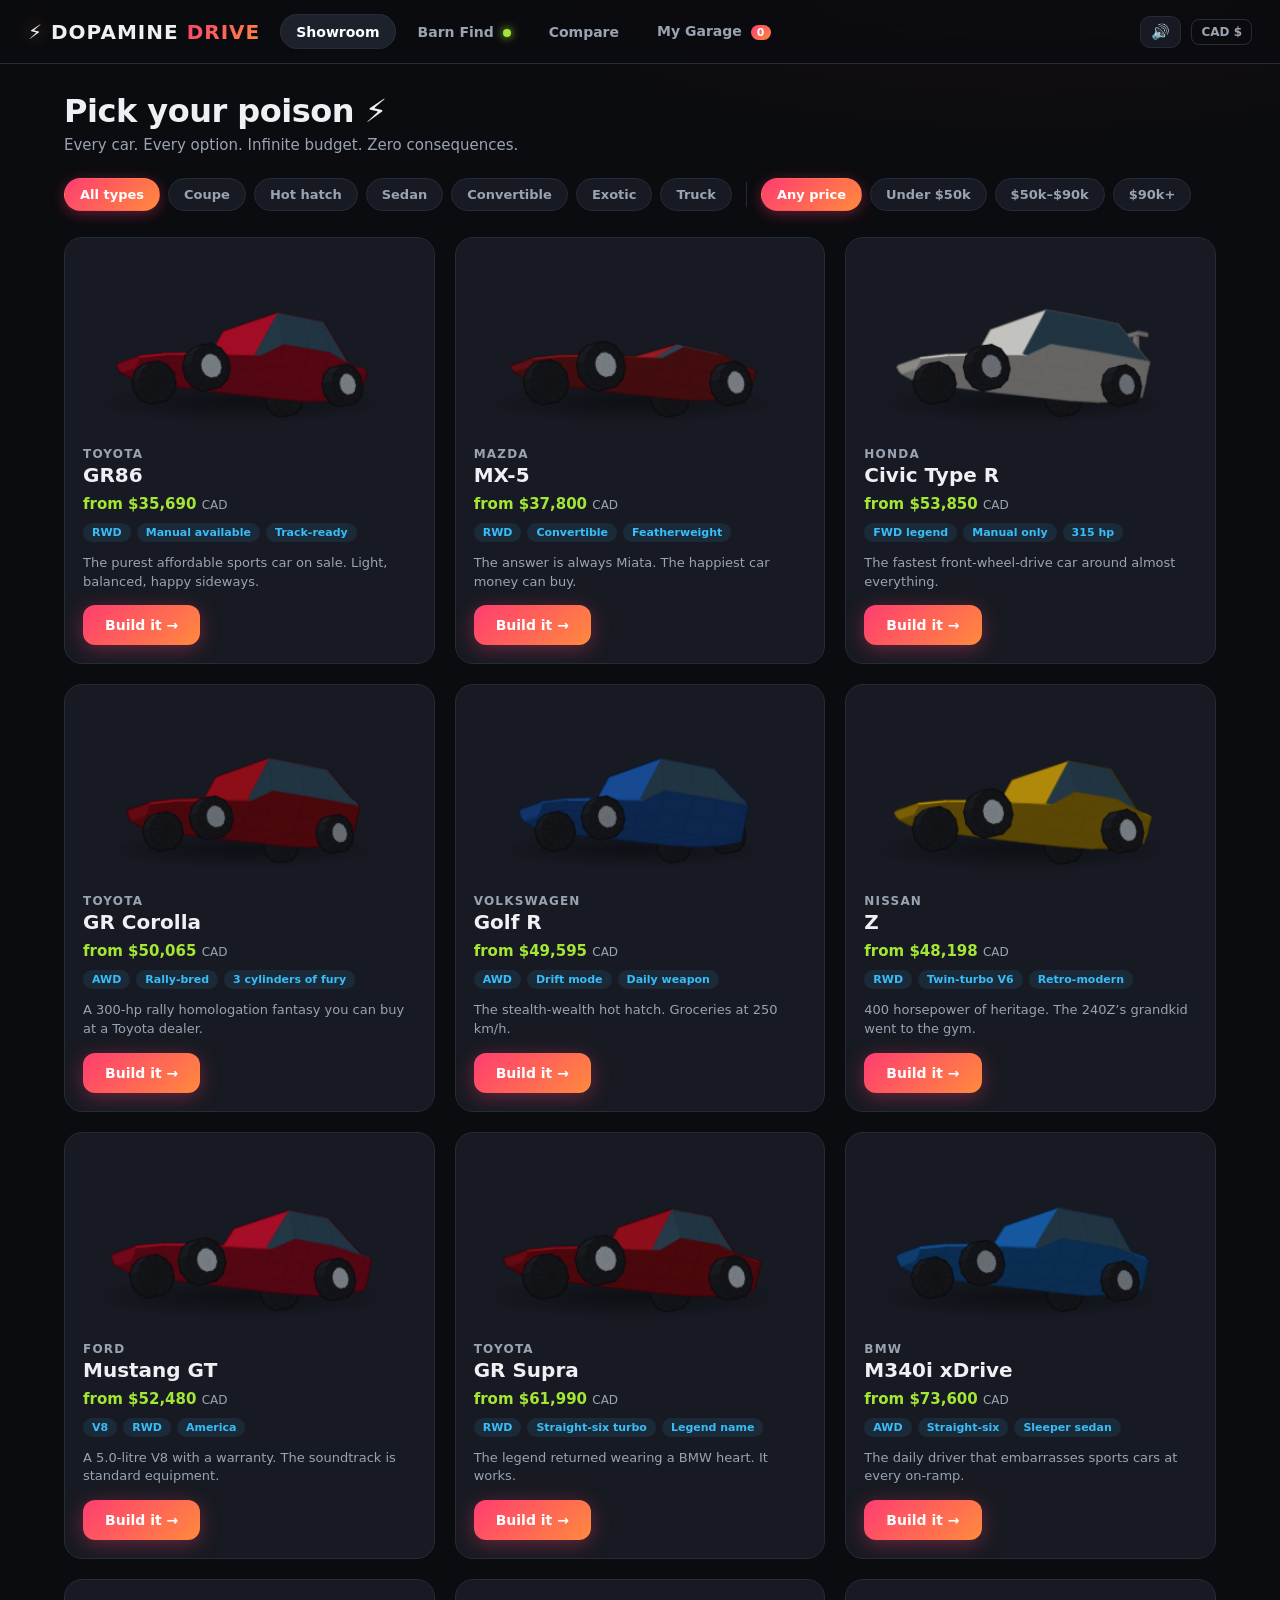
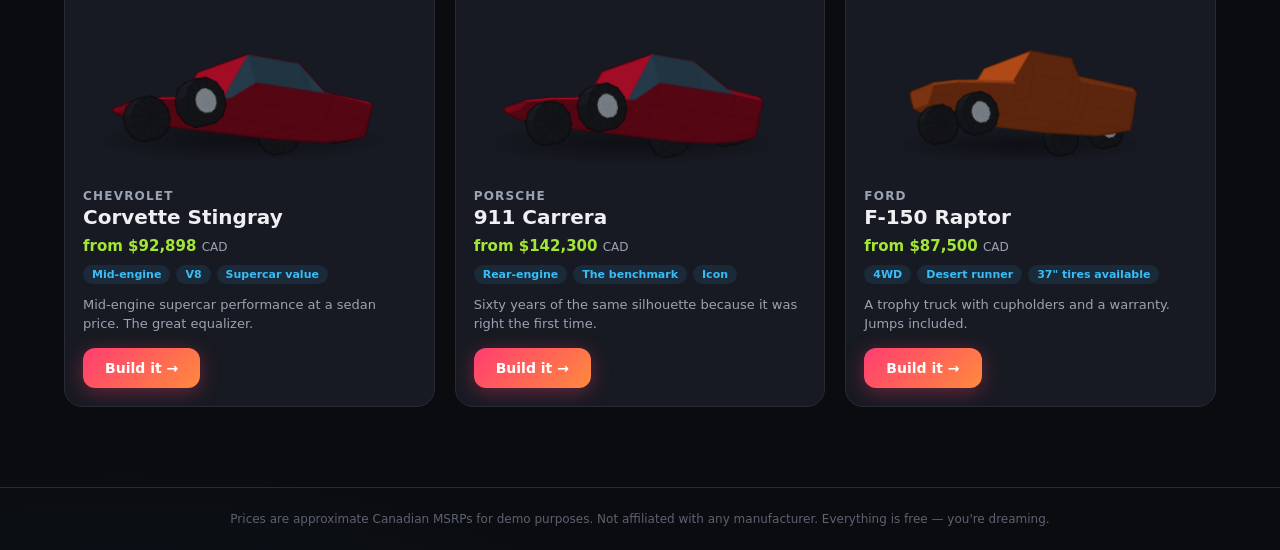
<file: index.html>
<!DOCTYPE html>
<html lang="en">
<head>
<meta charset="UTF-8">
<meta name="viewport" content="width=device-width, initial-scale=1.0">
<title>Dopamine Drive — Build Your Dream Garage</title>
<link rel="stylesheet" href="styles.css">
</head>
<body>
<canvas id="confetti"></canvas>

<header class="topbar">
  <div class="logo" data-view="showroom" role="button">
    <span class="logo-bolt">⚡</span> DOPAMINE <span class="logo-accent">DRIVE</span>
  </div>
  <nav class="nav">
    <button class="nav-btn active" data-view="showroom">Showroom</button>
    <button class="nav-btn" data-view="barn">Barn Find <span class="barn-dot" id="barn-dot"></span></button>
    <button class="nav-btn" data-view="compare">Compare</button>
    <button class="nav-btn" data-view="garage">My Garage <span class="pill" id="garage-count">0</span></button>
  </nav>
  <div class="topbar-right">
    <button class="mute-btn" id="mute-btn" title="Toggle sound">🔊</button>
    <span class="currency-badge">CAD $</span>
  </div>
</header>

<main id="main"></main>

<footer class="footer">
  Prices are approximate Canadian MSRPs for demo purposes. Not affiliated with any manufacturer. Everything is free — you're dreaming.
</footer>

<div class="modal-backdrop" id="modal-backdrop">
  <div class="modal" id="modal"></div>
</div>

<script src="data.js"></script>
<script src="mesh.js"></script>
<script src="render3d.js"></script>
<script src="projection.js"></script>
<script src="app.js"></script>
</body>
</html>
</file>
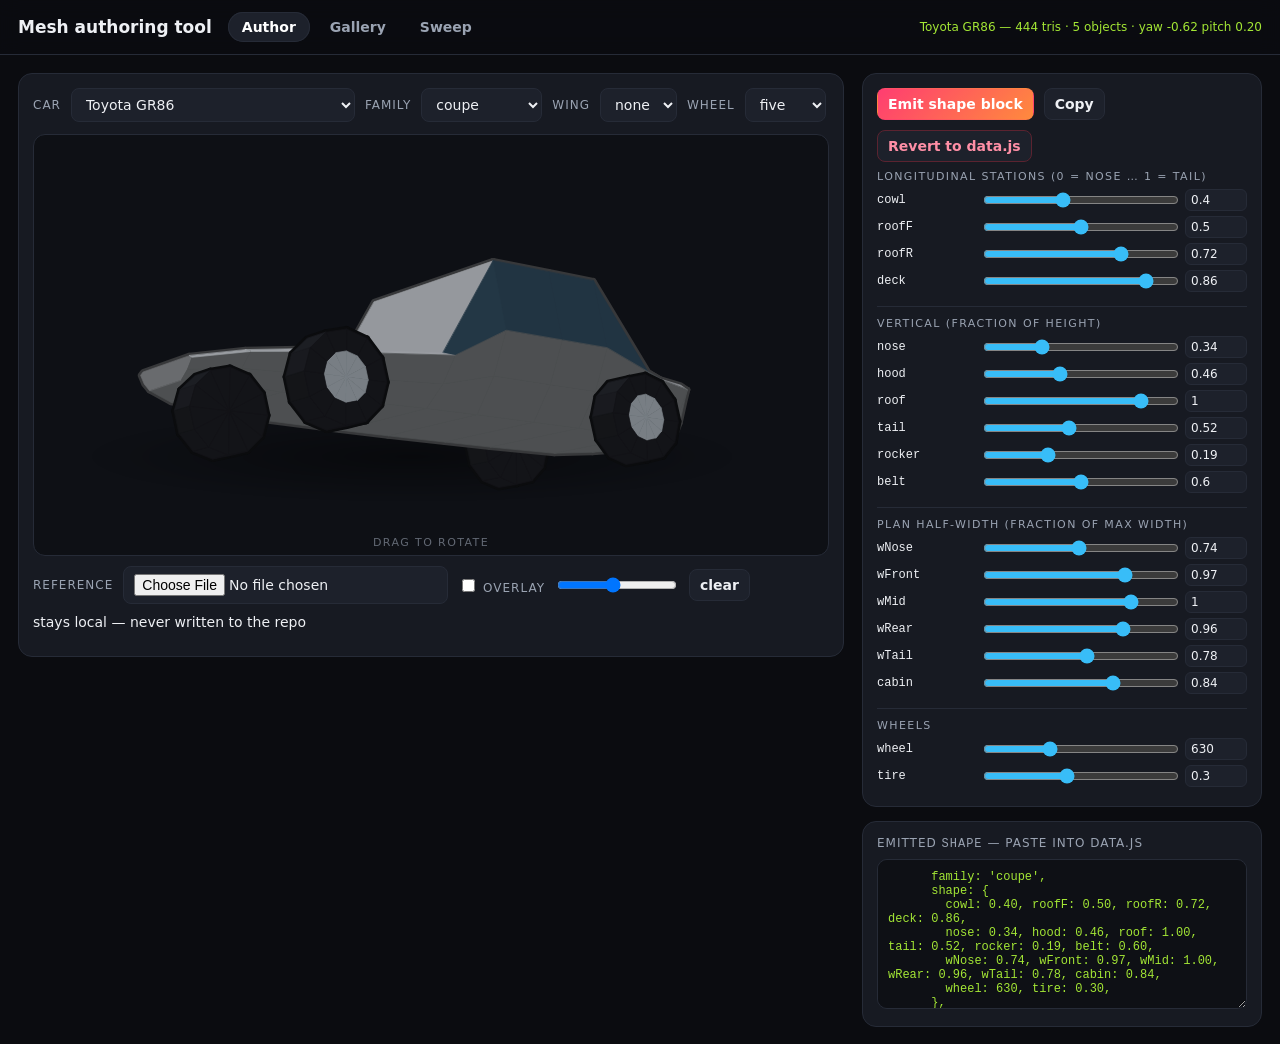
<file: fixtures.html>
<!DOCTYPE html>
<html lang="en">
<head>
<meta charset="UTF-8">
<meta name="viewport" content="width=device-width, initial-scale=1.0">
<title>Dopamine Drive — mesh authoring tool &amp; acceptance harness</title>
<!--
  DEV TOOL. Never bundled: build-single-file.ps1 inlines only index.html,
  styles.css and the five JS files, so everything here costs zero bundle bytes.

  Three tabs:
    Author   — the v2a.5 authoring loop: pick a car, drag sliders, watch it
               re-mesh live against a local reference photo, emit the `shape`
               block for data.js.
    Gallery  — acceptance harness. Blind mode hides labels AND marque colours,
               which is the binding v2a.5 acceptance condition.
    Sweep    — rotation sweep, for the "no geometry artefacts" criterion.

  Sliders are derived by introspecting each car's `shape` object, so when the
  mesher's parameter set grows in step 2 the controls appear automatically.
-->
<style>
  :root {
    --bg:#0b0c10; --panel:#171a22; --panel2:#1d212b; --line:#262b37;
    --text:#eef0f4; --muted:#9aa3b2; --hot:#ff3d71; --lime:#a3e635; --cool:#38bdf8;
  }
  * { box-sizing:border-box; }
  body { margin:0; background:var(--bg); color:var(--text);
         font-family:'Segoe UI',system-ui,sans-serif; font-size:14px; }
  h1 { font-size:17px; margin:0; }
  .top { display:flex; align-items:center; gap:16px; padding:12px 18px; flex-wrap:wrap;
         border-bottom:1px solid var(--line); position:sticky; top:0;
         background:rgba(11,12,16,.94); backdrop-filter:blur(10px); z-index:20; }
  .top .stat { min-width:0; overflow-wrap:anywhere; }
  .tabs { display:flex; gap:6px; }
  .tab { background:none; border:none; color:var(--muted); font:inherit; font-weight:600;
         padding:7px 14px; border-radius:999px; cursor:pointer; }
  .tab.on { background:var(--panel2); color:#fff; box-shadow:inset 0 0 0 1px var(--line); }
  .grow { flex:1; }
  .stat { color:var(--lime); font-variant-numeric:tabular-nums; font-size:12px; }
  .stat.warn { color:#fbbf24; }
  main { padding:18px; }
  .view { display:none; }
  .view.on { display:block; }

  /* ---------- author ---------- */
  .author { display:grid; grid-template-columns:minmax(0,1fr) 400px; gap:18px; align-items:start; }
  @media (max-width:1100px) { .author { grid-template-columns:1fr; } }
  .card { background:var(--panel); border:1px solid var(--line); border-radius:14px; padding:14px; }
  .row { display:flex; gap:10px; align-items:center; flex-wrap:wrap; }
  label.lbl { color:var(--muted); font-size:12px; text-transform:uppercase; letter-spacing:1px; }
  select, input[type=text], button.act, input[type=file] {
    background:var(--panel2); color:var(--text); border:1px solid var(--line);
    border-radius:8px; padding:7px 10px; font:inherit; }
  button.act { cursor:pointer; font-weight:600; }
  button.act:hover { background:#242938; }
  button.act.primary { background:linear-gradient(135deg,#ff3d71,#ff8a3d); border-color:transparent; color:#fff; }
  button.act.danger { border-color:#5b2330; color:#ff8fa6; }

  .stagewrap { position:relative; margin-top:12px; background:#0e1015;
               border:1px solid var(--line); border-radius:12px; overflow:hidden; }
  #authorCv { display:block; width:100%; height:420px; cursor:grab; touch-action:none; }
  #authorCv.dragging { cursor:grabbing; }
  #refOverlay { position:absolute; inset:0; width:100%; height:100%;
                object-fit:contain; pointer-events:none; display:none; }
  .hint { position:absolute; bottom:6px; left:50%; transform:translateX(-50%);
          font-size:11px; letter-spacing:1.4px; text-transform:uppercase;
          color:var(--muted); opacity:.6; pointer-events:none; }
  .refside { margin-top:12px; }
  .refside img { width:100%; border-radius:10px; border:1px solid var(--line); display:none; }

  .group-title { font-size:11px; text-transform:uppercase; letter-spacing:1.4px;
                 color:var(--muted); margin:14px 0 6px; border-top:1px solid var(--line); padding-top:10px; }
  .group-title:first-child { border-top:none; margin-top:0; padding-top:0; }
  .prow { display:grid; grid-template-columns:96px 1fr 62px; gap:8px; align-items:center; margin-bottom:5px; }
  .prow .pname { font-size:12px; color:var(--text); font-family:ui-monospace,Consolas,monospace; }
  .prow.dirty .pname { color:var(--hot); font-weight:700; }
  .prow input[type=range] { width:100%; accent-color:var(--cool); }
  .prow input[type=number] {
    width:100%; background:var(--panel2); color:var(--text); border:1px solid var(--line);
    border-radius:6px; padding:3px 5px; font:inherit; font-size:12px;
    font-variant-numeric:tabular-nums; }
  textarea { width:100%; min-height:150px; background:#0e1015; color:var(--lime);
             border:1px solid var(--line); border-radius:10px; padding:10px;
             font-family:ui-monospace,Consolas,monospace; font-size:12px; resize:vertical; }

  /* ---------- gallery / sweep ---------- */
  .grid { display:grid; grid-template-columns:repeat(auto-fill,minmax(230px,1fr)); gap:12px; }
  .cell { background:var(--panel); border:1px solid var(--line); border-radius:12px; padding:9px; }
  .cell canvas { width:100%; height:auto; display:block; }
  .cell .cap { font-size:11px; color:var(--muted); text-align:center; margin-top:5px; min-height:14px; }
  .cell .cap.hidden { visibility:hidden; }
  .sweeprow { display:flex; gap:8px; flex-wrap:wrap; margin-bottom:10px; }
  .sweeprow canvas { background:var(--panel); border:1px solid var(--line); border-radius:8px; }
  .sweeplbl { font-size:12px; color:var(--muted); margin:6px 0; }
  .note { color:var(--muted); font-size:12px; margin-bottom:12px; line-height:1.5; }
</style>
</head>
<body>

<div class="top">
  <h1>Mesh authoring tool</h1>
  <div class="tabs">
    <button class="tab on" data-tab="author">Author</button>
    <button class="tab" data-tab="gallery">Gallery</button>
    <button class="tab" data-tab="sweep">Sweep</button>
  </div>
  <div class="grow"></div>
  <div class="stat" id="stat"></div>
</div>

<main>
  <!-- ============ AUTHOR ============ -->
  <section class="view on" id="v-author">
    <div class="author">
      <div>
        <div class="card">
          <div class="row">
            <label class="lbl" for="carSel">Car</label>
            <select id="carSel" style="min-width:230px"></select>
            <label class="lbl" for="famSel">Family</label>
            <select id="famSel"></select>
            <label class="lbl" for="wingSel">Wing</label>
            <select id="wingSel">
              <option value="">none</option><option value="lip">lip</option><option value="high">high</option>
            </select>
            <label class="lbl" for="wheelSel">Wheel</label>
            <select id="wheelSel"></select>
          </div>
          <div class="stagewrap">
            <canvas id="authorCv"></canvas>
            <img id="refOverlay" alt="">
            <div class="hint">drag to rotate</div>
          </div>
          <div class="row" style="margin-top:10px">
            <label class="lbl">Reference</label>
            <input type="file" id="refFile" accept="image/*">
            <label class="lbl"><input type="checkbox" id="refOn"> overlay</label>
            <input type="range" id="refOpacity" min="0" max="1" step="0.02" value="0.45" style="width:120px">
            <button class="act" id="refClear">clear</button>
            <span class="lbl">stays local — never written to the repo</span>
          </div>
          <div class="refside"><img id="refSide" alt=""></div>
        </div>
      </div>

      <div>
        <div class="card">
          <div class="row" style="margin-bottom:8px">
            <button class="act primary" id="emitBtn">Emit shape block</button>
            <button class="act" id="copyBtn">Copy</button>
            <button class="act danger" id="revertBtn">Revert to data.js</button>
          </div>
          <div id="params"></div>
        </div>
        <div class="card" style="margin-top:14px">
          <div class="row" style="margin-bottom:8px">
            <label class="lbl">Emitted <code>shape</code> — paste into data.js</label>
          </div>
          <textarea id="emit" spellcheck="false" readonly></textarea>
        </div>
      </div>
    </div>
  </section>

  <!-- ============ GALLERY ============ -->
  <section class="view" id="v-gallery">
    <div class="note">
      Acceptance criterion (a): distinguishable from each other <em>without reading the label</em>.
      Criterion (b): recognisable against a reference photo.
      <strong>Blind mode</strong> hides both the label and the marque colour — that combination is
      the binding v2a.5 acceptance condition, and (b) must be judged against real reference photos,
      never from memory.
    </div>
    <div class="row" style="margin-bottom:12px">
      <label class="lbl"><input type="checkbox" id="blind"> blind mode</label>
      <label class="lbl"><input type="checkbox" id="usePaint" checked> marque colours</label>
      <button class="act" id="shuffleBtn">Shuffle order</button>
      <button class="act" id="revealBtn">Reveal labels</button>
    </div>
    <div class="grid" id="gallery"></div>
  </section>

  <!-- ============ SWEEP ============ -->
  <section class="view" id="v-sweep">
    <div class="note">Rotation sweep — the "no geometry artefacts anywhere" criterion. Watch the
      nose-on and tail-on frames, where painter-sorted objects are most likely to fail.</div>
    <div id="sweeps"></div>
  </section>
</main>

<script src="data.js"></script>
<script src="mesh.js"></script>
<script src="render3d.js"></script>
<script>
// ============================================================
// Shared vehicle list — catalogue cars plus barn-find classics.
// ============================================================
const ALL = [
  ...CARS.map(c => ({
    id: c.id, label: `${c.brand} ${c.model}`, kind: 'car',
    render: c.render, paint: c.colors[0].hex,
    wheels: c.wheels.map(w => w.style),
  })),
  ...BARNFINDS.map(b => ({
    id: b.id, label: b.name, kind: 'barn',
    render: b.render, paint: b.paint, wheels: ['five'],
  })),
];

const NEUTRAL = '#b8bcc2';
const clone = o => JSON.parse(JSON.stringify(o));
const triCount = m => m.objects.reduce((t, o) => t + o.faces.reduce((s, f) => s + (f.i.length - 2), 0), 0);

function makeCanvas(parent, w, h) {
  const cv = document.createElement('canvas');
  const d = Math.min(2, devicePixelRatio || 1);
  cv.width = w * d; cv.height = h * d;
  cv.style.width = w + 'px'; cv.style.height = h + 'px';
  const ctx = cv.getContext('2d');
  ctx.scale(d, d);
  parent.appendChild(cv);
  return ctx;
}

// ============================================================
// Parameter metadata.
// Ranges for the parameters that exist today; inferMeta covers anything
// the step-2 mesher adds, so new sliders appear without editing this file.
// ============================================================
const GROUPS = ['stations', 'vertical', 'plan', 'wheels', 'other'];
const GROUP_TITLES = {
  stations: 'longitudinal stations (0 = nose … 1 = tail)',
  vertical: 'vertical (fraction of height)',
  plan: 'plan half-width (fraction of max width)',
  wheels: 'wheels',
  other: 'other',
};
const META = {
  cowl:  { group: 'stations', min: 0, max: 1, step: 0.005 },
  roofF: { group: 'stations', min: 0, max: 1, step: 0.005 },
  roofR: { group: 'stations', min: 0, max: 1, step: 0.005 },
  deck:  { group: 'stations', min: 0, max: 1, step: 0.005 },
  bedStart: { group: 'stations', min: 0, max: 1, step: 0.005 },

  nose:   { group: 'vertical', min: 0, max: 1.2, step: 0.005 },
  hood:   { group: 'vertical', min: 0, max: 1.2, step: 0.005 },
  roof:   { group: 'vertical', min: 0, max: 1.2, step: 0.005 },
  tail:   { group: 'vertical', min: 0, max: 1.2, step: 0.005 },
  rocker: { group: 'vertical', min: 0, max: 0.6, step: 0.005 },
  belt:   { group: 'vertical', min: 0, max: 1.2, step: 0.005 },
  bedFloor: { group: 'vertical', min: 0, max: 1.2, step: 0.005 },
  bedWall:  { group: 'vertical', min: 0, max: 1.2, step: 0.005 },

  wNose:  { group: 'plan', min: 0.3, max: 1.2, step: 0.005 },
  wFront: { group: 'plan', min: 0.3, max: 1.2, step: 0.005 },
  wMid:   { group: 'plan', min: 0.3, max: 1.2, step: 0.005 },
  wRear:  { group: 'plan', min: 0.3, max: 1.2, step: 0.005 },
  wTail:  { group: 'plan', min: 0.3, max: 1.2, step: 0.005 },
  cabin:  { group: 'plan', min: 0.3, max: 1.1, step: 0.005 },

  wheel: { group: 'wheels', min: 400, max: 1100, step: 5 },
  tire:  { group: 'wheels', min: 0.08, max: 0.6, step: 0.005 },
};

// Unknown key: guess a usable range from the value's magnitude, so the
// step-2 parameters are tunable the moment they exist.
function inferMeta(v) {
  if (typeof v !== 'number' || !Number.isFinite(v)) return null;
  if (Math.abs(v) > 3) {
    const mag = Math.pow(10, Math.floor(Math.log10(Math.abs(v))));
    return { group: 'other', min: 0, max: Math.max(mag * 10, Math.abs(v) * 2), step: mag / 100 };
  }
  const frac = v >= 0 && v <= 1.5;
  return { group: 'other', min: frac ? 0 : -2, max: frac ? 1.5 : 2, step: 0.005 };
}
const metaFor = (k, v) => META[k] || inferMeta(v);

// ============================================================
// Author tab
// ============================================================
const A = {
  car: null,      // entry from ALL
  render: null,   // working copy, edited by the sliders
  base: null,     // pristine copy from data.js, for revert + dirty marks
  wheelStyle: 'five',
  yaw: -0.62, pitch: 0.20,
  cv: null, ctx: null,
};

const EDIT_KEY = id => 'dd_author_' + id;

const carSel = document.getElementById('carSel');
const famSel = document.getElementById('famSel');
const wingSel = document.getElementById('wingSel');
const wheelSel = document.getElementById('wheelSel');

function setStat(msg, warn) {
  const el = document.getElementById('stat');
  el.textContent = msg;
  el.classList.toggle('warn', !!warn);
}

function saveEdit() {
  try { localStorage.setItem(EDIT_KEY(A.car.id), JSON.stringify(A.render)); } catch { /* private mode */ }
}

function loadCar(id) {
  const entry = ALL.find(v => v.id === id);
  A.car = entry;
  A.base = clone(entry.render);
  // Restore in-progress tuning, so an accidental reload during a long
  // authoring session doesn't discard the work.
  let saved = null;
  try { saved = JSON.parse(localStorage.getItem(EDIT_KEY(id)) || 'null'); } catch { saved = null; }
  A.render = saved && saved.shape ? saved : clone(entry.render);
  A.wheelStyle = entry.wheels[0] || 'five';

  famSel.value = A.render.family;
  wingSel.value = A.render.wing || '';
  wheelSel.innerHTML = [...new Set(entry.wheels)].map(w => `<option value="${w}">${w}</option>`).join('');
  wheelSel.value = A.wheelStyle;

  buildParams();
  renderAuthor();
  emitShape();
}

function buildParams() {
  const host = document.getElementById('params');
  host.innerHTML = '';
  const shape = A.render.shape;

  const byGroup = {};
  for (const k of Object.keys(shape)) {
    const m = metaFor(k, shape[k]);
    if (!m) continue;
    (byGroup[m.group] = byGroup[m.group] || []).push(k);
  }

  for (const g of GROUPS) {
    const keys = byGroup[g];
    if (!keys || !keys.length) continue;
    const t = document.createElement('div');
    t.className = 'group-title';
    t.textContent = GROUP_TITLES[g];
    host.appendChild(t);

    for (const k of keys) {
      const m = metaFor(k, shape[k]);
      const row = document.createElement('div');
      row.className = 'prow';
      row.innerHTML =
        `<span class="pname"></span>` +
        `<input type="range" min="${m.min}" max="${m.max}" step="${m.step}">` +
        `<input type="number" min="${m.min}" max="${m.max}" step="${m.step}">`;
      row.querySelector('.pname').textContent = k;
      const [range, num] = row.querySelectorAll('input');
      range.value = shape[k];
      num.value = shape[k];

      const set = v => {
        const n = Number(v);
        if (!Number.isFinite(n)) return;
        shape[k] = n;
        range.value = n;
        num.value = n;
        row.classList.toggle('dirty', n !== A.base.shape[k]);
        saveEdit();
        renderAuthor();
      };
      range.addEventListener('input', e => set(e.target.value));
      num.addEventListener('change', e => set(e.target.value));
      row.classList.toggle('dirty', shape[k] !== A.base.shape[k]);
      host.appendChild(row);
    }
  }
}

function renderAuthor() {
  const cv = A.cv, ctx = A.ctx;
  const d = Math.min(2, devicePixelRatio || 1);
  const w = cv.clientWidth || 700, h = cv.clientHeight || 420;
  if (cv.width !== Math.round(w * d) || cv.height !== Math.round(h * d)) {
    cv.width = Math.round(w * d);
    cv.height = Math.round(h * d);
  }
  ctx.setTransform(d, 0, 0, d, 0, 0);
  ctx.clearRect(0, 0, w, h);

  let mesh = null, err = null;
  try {
    mesh = Mesh.build({ ...A.render, wheelStyle: A.wheelStyle });
  } catch (e) { err = e; }

  if (err) {
    // Authoring means dragging parameters into invalid combinations; that
    // must show a message, not a blank canvas with a console error.
    ctx.fillStyle = '#ff8fa6';
    ctx.font = '13px ui-monospace, Consolas, monospace';
    ctx.fillText('Mesh.build threw: ' + err.message, 14, 26);
    setStat('mesh error — see canvas', true);
    return;
  }

  Render3D.draw(ctx, mesh, {
    w, h, paint: NEUTRAL, rim: Render3D.rimFor(A.wheelStyle),
    yaw: A.yaw, pitch: A.pitch,
  });

  setStat(`${A.car.label} — ${triCount(mesh)} tris · ${mesh.objects.length} objects · yaw ${A.yaw.toFixed(2)} pitch ${A.pitch.toFixed(2)}`);
}

// Emit a `shape` block matching data.js formatting, one line per group.
function emitShape() {
  const shape = A.render.shape;
  const byGroup = {};
  for (const k of Object.keys(shape)) {
    const g = (metaFor(k, shape[k]) || { group: 'other' }).group;
    (byGroup[g] = byGroup[g] || []).push(k);
  }
  // Match data.js's existing convention — mm values as integers, fractions to
  // at least two decimals — so re-authoring 26 cars produces clean diffs
  // instead of churn between 1 and 1.00.
  const fmt = k => {
    const v = shape[k];
    const m = metaFor(k, v) || {};
    if ((m.step || 0) >= 1) return `${k}: ${Math.round(v)}`;
    return `${k}: ${v.toFixed(3).replace(/0$/, '')}`;
  };
  const lines = [];
  for (const g of GROUPS) {
    if (!byGroup[g]) continue;
    lines.push('        ' + byGroup[g].map(fmt).join(', ') + ',');
  }
  const wing = A.render.wing ? `\n      wing: '${A.render.wing}',` : '';
  const out =
`      family: '${A.render.family}',
      shape: {
${lines.join('\n')}
      },${wing}`;
  document.getElementById('emit').value = out;
  return out;
}

// ---- author wiring ----
carSel.innerHTML = ALL.map(v =>
  `<option value="${v.id}">${v.kind === 'barn' ? '◆ ' : ''}${v.label}</option>`).join('');
famSel.innerHTML = Mesh.FAMILIES.map(f => `<option value="${f}">${f}</option>`).join('');

A.cv = document.getElementById('authorCv');
A.ctx = A.cv.getContext('2d');

carSel.addEventListener('change', e => loadCar(e.target.value));
famSel.addEventListener('change', e => { A.render.family = e.target.value; saveEdit(); renderAuthor(); emitShape(); });
wingSel.addEventListener('change', e => {
  const v = e.target.value;
  if (v) A.render.wing = v; else delete A.render.wing;
  saveEdit(); renderAuthor(); emitShape();
});
wheelSel.addEventListener('change', e => { A.wheelStyle = e.target.value; renderAuthor(); });

document.getElementById('emitBtn').addEventListener('click', () => { emitShape(); setStat('emitted'); });
document.getElementById('copyBtn').addEventListener('click', async () => {
  const txt = emitShape();
  try { await navigator.clipboard.writeText(txt); setStat('copied to clipboard'); }
  catch { document.getElementById('emit').removeAttribute('readonly');
          document.getElementById('emit').select(); setStat('select + Ctrl-C to copy', true); }
});
document.getElementById('revertBtn').addEventListener('click', () => {
  A.render = clone(A.base);
  try { localStorage.removeItem(EDIT_KEY(A.car.id)); } catch { /* ignore */ }
  famSel.value = A.render.family;
  wingSel.value = A.render.wing || '';
  buildParams(); renderAuthor(); emitShape();
  setStat('reverted to data.js');
});

// drag to rotate
(() => {
  let down = false, lastX = 0, lastY = 0;
  A.cv.addEventListener('pointerdown', e => {
    down = true; lastX = e.clientX; lastY = e.clientY;
    A.cv.setPointerCapture(e.pointerId); A.cv.classList.add('dragging');
  });
  A.cv.addEventListener('pointermove', e => {
    if (!down) return;
    A.yaw += (e.clientX - lastX) * 0.011;
    A.pitch = Math.max(-0.5, Math.min(0.9, A.pitch + (e.clientY - lastY) * 0.004));
    lastX = e.clientX; lastY = e.clientY;
    renderAuthor();
  });
  const up = e => {
    if (!down) return;
    down = false; A.cv.classList.remove('dragging');
    try { A.cv.releasePointerCapture(e.pointerId); } catch { /* ignore */ }
  };
  A.cv.addEventListener('pointerup', up);
  A.cv.addEventListener('pointercancel', up);
})();
addEventListener('resize', () => { if (document.getElementById('v-author').classList.contains('on')) renderAuthor(); });

// reference image — object URL only; nothing is ever written to the repo
(() => {
  const file = document.getElementById('refFile');
  const overlay = document.getElementById('refOverlay');
  const side = document.getElementById('refSide');
  const on = document.getElementById('refOn');
  const op = document.getElementById('refOpacity');
  let url = null;

  const apply = () => {
    const has = !!url;
    overlay.style.display = has && on.checked ? 'block' : 'none';
    overlay.style.opacity = op.value;
    side.style.display = has && !on.checked ? 'block' : 'none';
  };
  file.addEventListener('change', () => {
    const f = file.files && file.files[0];
    if (!f) return;
    if (url) URL.revokeObjectURL(url);
    url = URL.createObjectURL(f);
    overlay.src = url; side.src = url;
    apply();
  });
  on.addEventListener('change', apply);
  op.addEventListener('input', apply);
  document.getElementById('refClear').addEventListener('click', () => {
    if (url) URL.revokeObjectURL(url);
    url = null;
    file.value = '';
    overlay.removeAttribute('src'); side.removeAttribute('src');
    apply();
  });
})();

// ============================================================
// Gallery tab — the acceptance harness
// ============================================================
let galleryOrder = ALL.map((_, i) => i);

function renderGallery() {
  const host = document.getElementById('gallery');
  const blind = document.getElementById('blind').checked;
  const usePaint = document.getElementById('usePaint').checked && !blind;
  host.innerHTML = '';
  let tris = 0;
  for (const idx of galleryOrder) {
    const v = ALL[idx];
    const cell = document.createElement('div');
    cell.className = 'cell';
    host.appendChild(cell);
    const ctx = makeCanvas(cell, 212, 128);
    const mesh = Mesh.build({ ...v.render, wheelStyle: v.wheels[0] });
    tris += triCount(mesh);
    Render3D.draw(ctx, mesh, {
      w: 212, h: 128,
      paint: usePaint ? v.paint : NEUTRAL,
      rim: Render3D.rimFor(v.wheels[0]),
      yaw: -0.62, pitch: 0.20,
    });
    const cap = document.createElement('div');
    cap.className = 'cap' + (blind ? ' hidden' : '');
    cap.textContent = v.label;
    cell.appendChild(cap);
  }
  setStat(`${ALL.length} vehicles · ${tris} tris total · avg ${Math.round(tris / ALL.length)}`);
}

document.getElementById('blind').addEventListener('change', renderGallery);
document.getElementById('usePaint').addEventListener('change', renderGallery);
document.getElementById('revealBtn').addEventListener('click', () => {
  document.getElementById('blind').checked = false;
  renderGallery();
});
document.getElementById('shuffleBtn').addEventListener('click', () => {
  for (let i = galleryOrder.length - 1; i > 0; i--) {
    const j = Math.floor(Math.random() * (i + 1));
    [galleryOrder[i], galleryOrder[j]] = [galleryOrder[j], galleryOrder[i]];
  }
  renderGallery();
});

// ============================================================
// Sweep tab
// ============================================================
function renderSweeps() {
  const host = document.getElementById('sweeps');
  host.innerHTML = '';
  for (const id of ['911', 'raptor', 'mx5', 'corvette']) {
    const v = ALL.find(x => x.id === id);
    if (!v) continue;
    const lbl = document.createElement('div');
    lbl.className = 'sweeplbl';
    lbl.textContent = v.label;
    host.appendChild(lbl);
    const row = document.createElement('div');
    row.className = 'sweeprow';
    host.appendChild(row);
    const mesh = Mesh.build({ ...v.render, wheelStyle: v.wheels[0] });
    for (let i = 0; i < 8; i++) {
      const ctx = makeCanvas(row, 168, 104);
      Render3D.draw(ctx, mesh, {
        w: 168, h: 104, paint: v.paint, rim: Render3D.rimFor(v.wheels[0]),
        yaw: (i / 8) * Math.PI * 2, pitch: 0.14,
      });
    }
  }
}

// ============================================================
// Tabs
// ============================================================
const rendered = { gallery: false, sweep: false };
function show(tab) {
  document.querySelectorAll('.tab').forEach(b => b.classList.toggle('on', b.dataset.tab === tab));
  document.querySelectorAll('.view').forEach(s => s.classList.toggle('on', s.id === 'v-' + tab));
  if (tab === 'author') renderAuthor();
  if (tab === 'gallery' && !rendered.gallery) { renderGallery(); rendered.gallery = true; }
  if (tab === 'sweep' && !rendered.sweep) { renderSweeps(); rendered.sweep = true; }
}
document.querySelectorAll('.tab').forEach(b => b.addEventListener('click', () => show(b.dataset.tab)));

// boot
loadCar(ALL[0].id);
</script>
</body>
</html>
</file>
<file: styles.css>
/* ============================================================
   DOPAMINE DRIVE — styles
   Dark, glowy, juicy. Every interaction should feel like candy.
   ============================================================ */

:root {
  --bg: #0b0c10;
  --bg2: #12141a;
  --card: #171a22;
  --card2: #1d212b;
  --line: #262b37;
  --text: #eef0f4;
  --muted: #9aa3b2;
  --hot: #ff3d71;
  --hot2: #ff8a3d;
  --cool: #38bdf8;
  --lime: #a3e635;
  --gold: #fbbf24;
  --grad: linear-gradient(135deg, #ff3d71, #ff8a3d);
  --grad-cool: linear-gradient(135deg, #38bdf8, #a78bfa);
  --radius: 18px;
  --shadow: 0 10px 40px rgba(0, 0, 0, 0.45);
  --spring: cubic-bezier(0.34, 1.56, 0.64, 1);
}

* { margin: 0; padding: 0; box-sizing: border-box; }

html { scroll-behavior: smooth; }

body {
  background:
    radial-gradient(1200px 600px at 80% -10%, rgba(255, 61, 113, 0.10), transparent 60%),
    radial-gradient(1000px 500px at 10% 110%, rgba(56, 189, 248, 0.08), transparent 60%),
    var(--bg);
  color: var(--text);
  font-family: 'Segoe UI', system-ui, -apple-system, sans-serif;
  min-height: 100vh;
}

#confetti {
  position: fixed; inset: 0; pointer-events: none; z-index: 999;
}

/* ---------- top bar ---------- */
.topbar {
  position: sticky; top: 0; z-index: 100;
  display: flex; align-items: center; gap: 20px;
  padding: 14px 28px;
  background: rgba(11, 12, 16, 0.85);
  backdrop-filter: blur(14px);
  border-bottom: 1px solid var(--line);
}
.logo {
  font-size: 20px; font-weight: 900; letter-spacing: 1px; cursor: pointer;
  user-select: none; white-space: nowrap;
}
.logo-accent {
  background: var(--grad);
  -webkit-background-clip: text; background-clip: text; color: transparent;
}
.logo-bolt { filter: drop-shadow(0 0 8px rgba(255, 138, 61, 0.8)); }

.nav { display: flex; gap: 6px; flex: 1; }
.nav-btn {
  background: none; border: none; color: var(--muted);
  font-size: 14px; font-weight: 600; padding: 9px 16px; border-radius: 999px;
  cursor: pointer; transition: all 0.2s var(--spring); position: relative;
  font-family: inherit;
}
.nav-btn:hover { color: var(--text); transform: translateY(-1px); }
.nav-btn.active { color: #fff; background: var(--card2); box-shadow: inset 0 0 0 1px var(--line); }

.pill {
  display: inline-block; min-width: 20px; text-align: center;
  background: var(--grad); color: #fff; border-radius: 999px;
  font-size: 11px; padding: 1px 6px; margin-left: 4px;
  transition: transform 0.3s var(--spring);
}
.pill.pop { transform: scale(1.6); }

.barn-dot {
  display: inline-block; width: 8px; height: 8px; border-radius: 50%;
  background: var(--lime); margin-left: 4px; vertical-align: middle;
  box-shadow: 0 0 8px var(--lime);
  animation: pulse 1.8s infinite;
}
.barn-dot.claimed { background: #3c4046; box-shadow: none; animation: none; }
@keyframes pulse { 0%, 100% { opacity: 1; } 50% { opacity: 0.35; } }

.topbar-right { display: flex; align-items: center; gap: 10px; }
.mute-btn {
  background: var(--card); border: 1px solid var(--line); border-radius: 10px;
  font-size: 15px; padding: 6px 10px; cursor: pointer; transition: transform 0.15s;
}
.mute-btn:hover { transform: scale(1.1); }
.currency-badge {
  font-size: 12px; font-weight: 700; color: var(--muted);
  border: 1px solid var(--line); border-radius: 8px; padding: 5px 9px;
}

main { max-width: 1200px; margin: 0 auto; padding: 28px 24px 80px; }

.footer {
  text-align: center; color: #5b6270; font-size: 12px; padding: 24px;
  border-top: 1px solid var(--line);
}

/* ---------- generic ---------- */
.view { animation: viewIn 0.35s var(--spring); }
@keyframes viewIn { from { opacity: 0; transform: translateY(14px); } to { opacity: 1; transform: none; } }

.h1 { font-size: 32px; font-weight: 900; letter-spacing: -0.5px; margin-bottom: 6px; }
.sub { color: var(--muted); font-size: 15px; margin-bottom: 24px; }

.btn {
  font-family: inherit; font-size: 14px; font-weight: 700;
  border: none; border-radius: 12px; padding: 12px 22px; cursor: pointer;
  transition: transform 0.18s var(--spring), box-shadow 0.18s;
}
.btn:active { transform: scale(0.94); }
.btn-hot {
  background: var(--grad); color: #fff;
  box-shadow: 0 4px 20px rgba(255, 61, 113, 0.35);
}
.btn-hot:hover { transform: translateY(-2px) scale(1.03); box-shadow: 0 8px 28px rgba(255, 61, 113, 0.5); }
.btn-ghost {
  background: var(--card2); color: var(--text); box-shadow: inset 0 0 0 1px var(--line);
}
.btn-ghost:hover { transform: translateY(-1px); background: #232837; }

/* ---------- showroom ---------- */
.filters { display: flex; flex-wrap: wrap; gap: 8px; margin-bottom: 26px; }
.chip {
  font-family: inherit; font-size: 13px; font-weight: 600;
  background: var(--card); color: var(--muted);
  border: 1px solid var(--line); border-radius: 999px; padding: 8px 15px;
  cursor: pointer; transition: all 0.18s var(--spring);
}
.chip:hover { color: var(--text); transform: translateY(-1px); }
.chip.on {
  background: var(--grad); color: #fff; border-color: transparent;
  box-shadow: 0 3px 14px rgba(255, 61, 113, 0.35);
}
.chip-sep { width: 1px; background: var(--line); margin: 4px 6px; }

.car-grid {
  display: grid; grid-template-columns: repeat(auto-fill, minmax(330px, 1fr)); gap: 20px;
}
.car-card {
  background: var(--card); border: 1px solid var(--line); border-radius: var(--radius);
  padding: 18px; cursor: pointer; position: relative; overflow: hidden;
  transition: transform 0.25s var(--spring), box-shadow 0.25s, border-color 0.25s;
  animation: cardIn 0.4s var(--spring) backwards;
}
.car-grid .car-card:nth-child(2) { animation-delay: 0.04s; }
.car-grid .car-card:nth-child(3) { animation-delay: 0.08s; }
.car-grid .car-card:nth-child(4) { animation-delay: 0.12s; }
.car-grid .car-card:nth-child(5) { animation-delay: 0.16s; }
.car-grid .car-card:nth-child(6) { animation-delay: 0.20s; }
@keyframes cardIn { from { opacity: 0; transform: translateY(22px) scale(0.96); } to { opacity: 1; transform: none; } }
.car-card:hover {
  transform: translateY(-6px) scale(1.015);
  box-shadow: var(--shadow); border-color: #3a4152;
}
.car-card:hover .car-art { transform: translateX(6px); }

.car-card .brand { color: var(--muted); font-size: 12px; font-weight: 700; text-transform: uppercase; letter-spacing: 1.2px; }
.car-card .model { font-size: 20px; font-weight: 800; margin: 2px 0 8px; }
.car-card .price { font-size: 15px; font-weight: 700; color: var(--lime); margin-bottom: 10px; }
.car-card .price span { color: var(--muted); font-weight: 500; font-size: 12px; }

.tag-row { display: flex; flex-wrap: wrap; gap: 6px; margin-bottom: 12px; }
.tag {
  font-size: 11px; font-weight: 600; color: var(--cool);
  background: rgba(56, 189, 248, 0.1); border-radius: 999px; padding: 3px 9px;
}
.car-card .blurb { color: var(--muted); font-size: 13px; line-height: 1.45; margin-bottom: 14px; }

/* ---------- builder ---------- */
.builder { display: grid; grid-template-columns: 1.2fr 1fr; gap: 30px; align-items: start; }
@media (max-width: 900px) { .builder { grid-template-columns: 1fr; } }

.stage {
  position: sticky; top: 86px;
  background:
    radial-gradient(500px 200px at 50% 80%, rgba(56, 189, 248, 0.07), transparent),
    var(--card);
  border: 1px solid var(--line); border-radius: var(--radius);
  padding: 30px 24px 18px; text-align: center;
}
.stage-canvas { position: relative; width: 100%; height: 300px; }
.stage-canvas canvas {
  width: 100%; height: 100%; display: block;
  cursor: grab; touch-action: none;   /* never hijack vertical page scroll */
}
.stage-canvas canvas.dragging { cursor: grabbing; }
.rotate-hint {
  position: absolute; bottom: 4px; left: 50%; transform: translateX(-50%);
  font-size: 11px; letter-spacing: 1.5px; text-transform: uppercase;
  color: var(--muted); opacity: 0.65; pointer-events: none;
  transition: opacity 0.3s;
}
.stage-canvas canvas.dragging + .rotate-hint { opacity: 0; }
@media (max-width: 900px) { .stage-canvas { height: 240px; } }

/* Cached projections. Placeholders fade out as the real render lands. */
.car-art {
  width: 100%; height: auto; display: block;
  transition: opacity 0.25s, transform 0.4s var(--spring);
}
.car-art-ph { opacity: 0.45; }
@media (prefers-reduced-motion: reduce) {
  .car-art { transition: none; }
}

.stage .car-title { font-size: 22px; font-weight: 900; margin-top: 6px; }
.stage .car-sub { color: var(--muted); font-size: 13px; margin-bottom: 12px; }

.ticker {
  font-size: 34px; font-weight: 900; letter-spacing: -1px;
  background: var(--grad); -webkit-background-clip: text; background-clip: text; color: transparent;
  font-variant-numeric: tabular-nums;
}
.ticker-label { font-size: 11px; color: var(--muted); text-transform: uppercase; letter-spacing: 1.5px; }

.spec-strip { display: flex; justify-content: center; gap: 26px; margin: 14px 0 6px; }
.spec-strip .spec { text-align: center; }
.spec-strip .spec b { display: block; font-size: 17px; }
.spec-strip .spec span { font-size: 11px; color: var(--muted); text-transform: uppercase; letter-spacing: 1px; }

.opt-section { margin-bottom: 22px; }
.opt-title {
  font-size: 13px; font-weight: 800; text-transform: uppercase; letter-spacing: 1.5px;
  color: var(--muted); margin-bottom: 10px;
}
.opt-title .step-num {
  display: inline-flex; width: 20px; height: 20px; border-radius: 50%;
  background: var(--grad); color: #fff; font-size: 11px;
  align-items: center; justify-content: center; margin-right: 8px;
}

.trim-card {
  display: flex; justify-content: space-between; align-items: center;
  background: var(--card); border: 1.5px solid var(--line); border-radius: 14px;
  padding: 14px 16px; margin-bottom: 8px; cursor: pointer;
  transition: all 0.2s var(--spring);
}
.trim-card:hover { transform: translateX(4px); border-color: #3a4152; }
.trim-card.on {
  border-color: var(--hot);
  background: linear-gradient(135deg, rgba(255, 61, 113, 0.10), rgba(255, 138, 61, 0.06));
  box-shadow: 0 0 18px rgba(255, 61, 113, 0.15);
}
.trim-card .t-name { font-weight: 800; font-size: 15px; }
.trim-card .t-specs { color: var(--muted); font-size: 12px; margin-top: 2px; }
.trim-card .t-price { font-weight: 800; color: var(--lime); font-size: 14px; white-space: nowrap; }

.swatch-row { display: flex; flex-wrap: wrap; gap: 12px; }
.swatch {
  width: 46px; height: 46px; border-radius: 50%; cursor: pointer; position: relative;
  border: 3px solid transparent; transition: transform 0.2s var(--spring), border-color 0.2s;
  box-shadow: inset 0 -6px 12px rgba(0,0,0,0.35), 0 3px 8px rgba(0,0,0,0.4);
}
.swatch:hover { transform: scale(1.18) rotate(-6deg); }
.swatch.on { border-color: #fff; transform: scale(1.12); box-shadow: 0 0 0 3px rgba(255,255,255,0.15), 0 4px 14px rgba(0,0,0,0.5); }
.swatch .sw-price {
  position: absolute; bottom: -20px; left: 50%; transform: translateX(-50%);
  font-size: 10px; color: var(--muted); white-space: nowrap;
}
.swatch-row { margin-bottom: 24px; }
.color-name { font-size: 13px; font-weight: 700; margin: 8px 0 12px; color: var(--text); }
.color-name span { color: var(--muted); font-weight: 500; }

.wheel-row { display: flex; gap: 10px; flex-wrap: wrap; }
.wheel-opt {
  background: var(--card); border: 1.5px solid var(--line); border-radius: 14px;
  padding: 10px 16px; cursor: pointer; text-align: center;
  transition: all 0.2s var(--spring); font-size: 13px; font-weight: 600;
}
.wheel-opt:hover { transform: translateY(-2px); }
.wheel-opt.on { border-color: var(--cool); background: rgba(56, 189, 248, 0.08); }
.wheel-opt .w-price { display: block; font-size: 11px; color: var(--muted); margin-top: 2px; }

.pkg {
  display: flex; justify-content: space-between; align-items: center; gap: 12px;
  background: var(--card); border: 1.5px solid var(--line); border-radius: 14px;
  padding: 13px 16px; margin-bottom: 8px; cursor: pointer;
  transition: all 0.2s var(--spring);
}
.pkg:hover { transform: translateX(4px); }
.pkg.on { border-color: var(--gold); background: rgba(251, 191, 36, 0.07); }
.pkg .p-name { font-weight: 700; font-size: 14px; }
.pkg .p-desc { color: var(--muted); font-size: 12px; margin-top: 2px; }
.pkg .p-price { font-weight: 800; font-size: 13px; color: var(--gold); white-space: nowrap; }
.pkg .check {
  width: 22px; height: 22px; border-radius: 7px; border: 2px solid var(--line);
  display: inline-flex; align-items: center; justify-content: center;
  font-size: 13px; color: #0b0c10; transition: all 0.2s var(--spring); flex-shrink: 0;
}
.pkg.on .check { background: var(--gold); border-color: var(--gold); transform: rotate(360deg); }

.finish-bar { display: flex; gap: 10px; margin-top: 26px; }
.finish-bar .btn { flex: 1; font-size: 16px; padding: 16px; }

/* ---------- garage ---------- */
.garage-head { display: flex; align-items: baseline; gap: 18px; flex-wrap: wrap; margin-bottom: 22px; }
.garage-value { font-size: 15px; color: var(--muted); }
.garage-value b { color: var(--lime); font-size: 19px; }

.build-card {
  background: var(--card); border: 1px solid var(--line); border-radius: var(--radius);
  padding: 16px; position: relative; overflow: hidden;
  transition: transform 0.25s var(--spring), box-shadow 0.25s;
  animation: cardIn 0.4s var(--spring) backwards;
}
.build-card:hover { transform: translateY(-5px); box-shadow: var(--shadow); }
.build-card .b-title { font-weight: 800; font-size: 16px; }
.build-card .b-sub { color: var(--muted); font-size: 12px; margin: 2px 0 8px; }
.build-card .b-price { color: var(--lime); font-weight: 800; font-size: 15px; margin-bottom: 10px; }
.build-card .b-actions { display: flex; gap: 8px; }
.build-card .b-actions .btn { padding: 8px 14px; font-size: 12px; }
.badge-barn {
  position: absolute; top: 14px; right: -34px; transform: rotate(38deg);
  background: var(--gold); color: #201a05; font-size: 10px; font-weight: 900;
  letter-spacing: 1px; padding: 4px 40px; text-transform: uppercase;
}
.empty {
  text-align: center; padding: 70px 20px; color: var(--muted);
  border: 2px dashed var(--line); border-radius: var(--radius);
}
.empty .big { font-size: 44px; margin-bottom: 12px; }

/* ---------- compare ---------- */
.compare-grid { display: grid; grid-template-columns: 1fr 1fr; gap: 20px; margin-bottom: 26px; }
@media (max-width: 760px) { .compare-grid { grid-template-columns: 1fr; } }
.compare-slot {
  background: var(--card); border: 1px solid var(--line); border-radius: var(--radius);
  padding: 18px; text-align: center;
}
.compare-slot select {
  width: 100%; background: var(--card2); color: var(--text);
  border: 1px solid var(--line); border-radius: 10px; padding: 10px 12px;
  font-family: inherit; font-size: 13px; margin-bottom: 14px; cursor: pointer;
}
.compare-table { width: 100%; border-collapse: collapse; }
.compare-table th, .compare-table td {
  padding: 13px 16px; text-align: center; border-bottom: 1px solid var(--line); font-size: 14px;
}
.compare-table td:first-child {
  text-align: left; color: var(--muted); font-size: 12px;
  text-transform: uppercase; letter-spacing: 1px; font-weight: 700;
}
.compare-table .win { color: var(--lime); font-weight: 800; position: relative; }
.compare-table .win::after { content: ' ✦'; }

/* ---------- barn find ---------- */
.barn-wrap { text-align: center; max-width: 760px; margin: 0 auto; }
.barn-stage {
  background:
    radial-gradient(400px 180px at 50% 90%, rgba(251, 191, 36, 0.10), transparent),
    var(--card);
  border: 1px solid var(--line); border-radius: var(--radius);
  padding: 40px 30px 30px; margin-top: 20px; position: relative; overflow: hidden;
}
.tarp {
  position: absolute; inset: 0; z-index: 5;
  background:
    repeating-linear-gradient(45deg, #2b2417, #2b2417 22px, #322a1b 22px, #322a1b 44px);
  display: flex; flex-direction: column; align-items: center; justify-content: center;
  cursor: pointer; gap: 10px;
  transition: transform 0.8s cubic-bezier(0.6, -0.1, 0.3, 1), opacity 0.7s;
}
.tarp:hover { filter: brightness(1.1); }
.tarp.off { transform: translateY(-110%) rotate(-5deg); opacity: 0; pointer-events: none; }
.tarp .tarp-emoji { font-size: 52px; animation: bob 2.2s ease-in-out infinite; }
@keyframes bob { 0%, 100% { transform: translateY(0); } 50% { transform: translateY(-8px); } }
.tarp .tarp-hint { font-weight: 800; letter-spacing: 2px; text-transform: uppercase; font-size: 13px; color: #cbb573; }

.barn-name { font-size: 24px; font-weight: 900; margin-top: 10px; }
.barn-value { color: var(--gold); font-weight: 900; font-size: 19px; margin: 6px 0 10px; }
.barn-story { color: var(--muted); font-size: 14px; line-height: 1.6; max-width: 520px; margin: 0 auto 20px; }
.barn-timer { font-size: 12px; color: var(--muted); margin-top: 16px; letter-spacing: 1px; }
.barn-timer b { color: var(--cool); font-variant-numeric: tabular-nums; }
.claimed-note { color: var(--lime); font-weight: 800; margin-top: 14px; }

/* ---------- modal ---------- */
.modal-backdrop {
  position: fixed; inset: 0; background: rgba(5, 6, 9, 0.75); backdrop-filter: blur(6px);
  display: none; align-items: center; justify-content: center; z-index: 500;
}
.modal-backdrop.show { display: flex; }
.modal {
  background: var(--card); border: 1px solid var(--line); border-radius: 22px;
  padding: 30px; max-width: 560px; width: calc(100% - 40px);
  max-height: 85vh; overflow-y: auto;
  animation: modalIn 0.4s var(--spring); text-align: center;
}
@keyframes modalIn { from { transform: scale(0.85) translateY(30px); opacity: 0; } to { transform: none; opacity: 1; } }
.modal .m-title { font-size: 24px; font-weight: 900; margin-bottom: 4px; }
.modal .m-sub { color: var(--muted); font-size: 14px; margin-bottom: 14px; }
.modal .m-lines { text-align: left; margin: 14px 0; }
.modal .m-line {
  display: flex; justify-content: space-between; padding: 8px 4px;
  border-bottom: 1px solid var(--line); font-size: 13px;
}
.modal .m-line span:first-child { color: var(--muted); }
.modal .m-total { display: flex; justify-content: space-between; padding: 14px 4px 4px; font-weight: 900; font-size: 18px; }
.modal .m-total span:last-child { color: var(--lime); }
.modal .m-actions { display: flex; gap: 10px; margin-top: 18px; }
.modal .m-actions .btn { flex: 1; }
</file>
